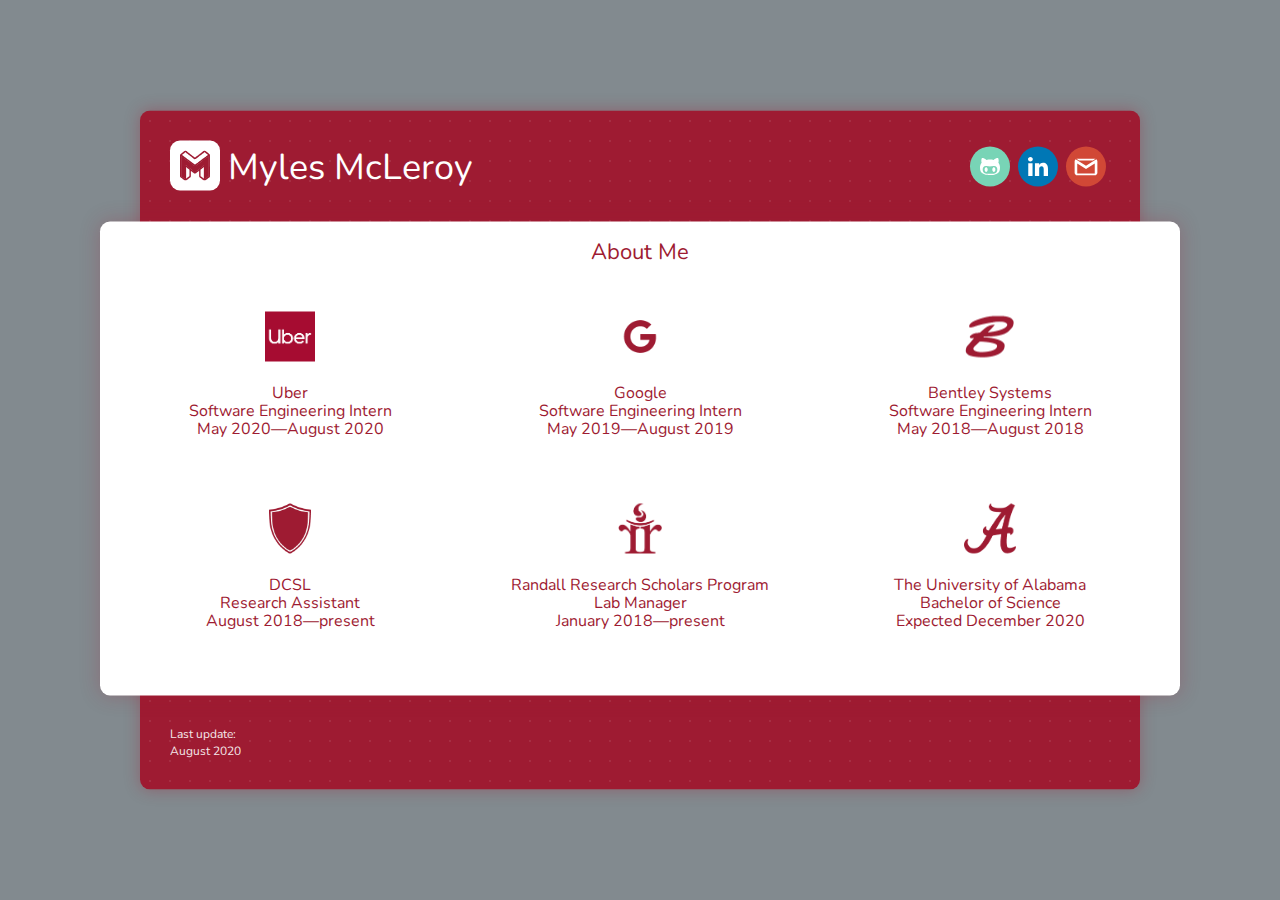
<file: index.html>
<!DOCTYPE html>
<html>
<head>
  <title>Myles McLeroy</title>
  <meta name="description" content="I am a junior at the University of Alabama studying computer science and mathematics." />
  <meta content="width=device-width, initial-scale=1" name="viewport" />
  <link rel="stylesheet" type="text/css" href="css/styles.css">

  <link rel="apple-touch-icon" href="img/apple-icon.png">
</head>
<body>
  <div class="container">
    <div class="slide-1">
      <div class="header">
        <div class="header-inner">
          <a class="name" href="/">
            <span class="logo">
              <svg id="logo" preserveAspectRatio="xMidYMid meet" viewBox="0 0 10254.417 10258.555" height="1025.8555" width="1025.4417" version="1.0">
                <path id="logo-outline" transform="translate(-2872.7915,-2832.0755)" d="m 4570,13116 c -33,-13 -115,-63 -170,-104 -14,-10 -43,-29 -65,-41 -22,-12 -58,-44 -80,-70 -22,-27 -58,-58 -80,-70 -42,-23 -76,-45 -155,-101 -28,-19 -80,-53 -117,-75 -37,-22 -96,-69 -133,-105 -58,-58 -122,-103 -290,-205 -27,-16 -65,-49 -84,-72 -20,-22 -75,-67 -123,-99 -49,-31 -99,-65 -113,-75 -14,-11 -41,-28 -61,-39 -53,-28 -115,-103 -139,-167 -11,-31 -29,-67 -40,-80 -47,-60 -45,86 -45,-3778 0,-3864 -2,-3718 45,-3778 11,-13 29,-50 41,-82 22,-60 94,-142 154,-177 84,-49 136,-88 186,-138 53,-53 75,-70 169,-125 25,-15 61,-46 80,-69 19,-23 79,-71 134,-107 54,-35 117,-85 140,-111 22,-25 59,-56 81,-68 22,-12 49,-30 60,-40 11,-10 34,-25 51,-34 18,-8 52,-39 77,-67 25,-29 65,-64 90,-78 24,-14 59,-35 78,-46 19,-11 64,-49 100,-85 68,-67 159,-129 218,-149 44,-14 258,-14 302,0 59,20 149,82 218,149 36,36 81,74 100,85 19,11 54,32 78,46 23,14 64,49 91,78 26,29 63,62 83,74 88,53 154,102 183,135 40,45 35,42 142,112 50,33 109,80 131,104 36,41 78,71 168,124 17,9 54,42 84,72 50,50 102,89 186,138 17,9 60,46 96,82 36,36 97,83 135,105 38,22 98,69 134,105 60,58 89,80 195,143 16,10 57,46 90,80 33,34 92,80 130,102 38,22 98,69 135,105 36,36 96,83 134,105 38,22 99,69 135,105 36,36 80,73 96,82 89,52 138,88 187,138 52,54 106,92 147,105 31,9 125,-48 196,-120 60,-59 81,-75 181,-135 28,-16 65,-48 83,-70 18,-23 74,-67 124,-100 51,-32 104,-68 118,-79 14,-11 41,-27 60,-37 19,-9 51,-37 73,-63 34,-41 80,-76 171,-129 17,-9 60,-46 96,-82 37,-36 97,-83 135,-105 38,-22 99,-69 135,-105 37,-36 106,-90 154,-120 48,-30 103,-74 123,-98 19,-24 56,-55 81,-69 25,-15 58,-36 73,-47 14,-12 57,-39 94,-61 37,-22 97,-69 133,-105 36,-36 80,-73 96,-82 100,-59 144,-91 172,-126 29,-35 92,-83 203,-150 19,-12 57,-46 83,-77 27,-30 53,-55 59,-55 6,0 27,-12 46,-27 20,-16 52,-37 73,-48 20,-11 53,-40 74,-65 20,-25 56,-56 79,-70 23,-14 53,-33 66,-43 70,-50 139,-91 174,-103 47,-17 258,-19 307,-3 59,20 150,82 218,149 36,36 81,74 100,85 19,11 54,32 78,46 25,14 65,49 90,78 25,28 59,59 77,68 17,9 44,26 59,39 15,13 43,30 61,39 17,8 49,35 69,59 20,25 81,74 135,110 54,36 118,86 141,111 39,42 80,72 166,123 17,9 54,42 84,72 50,50 102,89 186,138 57,33 133,120 154,178 12,30 30,67 41,82 10,15 25,47 32,72 16,60 25,7103 9,7305 -10,123 -13,135 -55,220 -48,99 -109,175 -165,205 -20,11 -47,28 -61,39 -14,10 -65,44 -113,76 -49,32 -104,77 -124,100 -19,23 -54,53 -77,65 -22,13 -53,33 -68,44 -15,12 -57,39 -95,61 -37,22 -97,69 -133,105 -37,36 -96,83 -133,105 -37,22 -89,56 -117,75 -79,56 -113,78 -155,101 -22,12 -58,43 -80,70 -22,26 -58,58 -80,70 -22,12 -51,31 -65,41 -63,47 -148,97 -185,108 -25,7 -87,10 -165,8 -137,-4 -149,-7 -255,-78 -33,-22 -73,-48 -90,-58 -16,-9 -57,-44 -90,-77 -33,-33 -79,-71 -101,-85 -48,-29 -126,-80 -169,-110 -16,-12 -61,-40 -100,-64 -38,-24 -99,-72 -135,-106 -58,-56 -166,-132 -301,-212 -24,-15 -60,-46 -79,-71 -19,-24 -55,-56 -80,-71 -25,-15 -72,-45 -105,-67 -33,-22 -73,-47 -90,-57 -57,-33 -133,-120 -154,-178 -12,-30 -30,-67 -41,-82 -43,-59 -43,-74 -47,-1083 l -4,-967 -60,36 c -32,19 -74,54 -93,77 -19,22 -74,66 -122,96 -48,30 -117,83 -153,119 -37,36 -105,89 -152,118 -47,29 -102,72 -123,97 -20,25 -54,54 -74,65 -20,11 -48,28 -62,39 -14,10 -65,44 -113,76 -49,32 -104,77 -124,100 -19,23 -54,53 -77,66 -22,12 -54,32 -71,44 -16,12 -51,27 -77,34 -58,14 -208,14 -268,0 -62,-14 -151,-72 -230,-149 -36,-36 -105,-89 -153,-119 -48,-29 -102,-72 -121,-95 -18,-22 -73,-66 -121,-96 -48,-30 -117,-84 -154,-120 -36,-36 -97,-83 -135,-105 -38,-22 -99,-69 -135,-105 -58,-56 -174,-140 -194,-140 -4,0 -7,390 -7,868 0,496 -4,916 -10,982 -9,103 -15,124 -51,200 -45,95 -114,181 -168,210 -20,11 -47,28 -61,39 -14,10 -65,44 -113,76 -49,32 -104,77 -124,100 -19,23 -52,52 -72,63 -108,61 -244,156 -301,212 -36,34 -96,82 -135,106 -38,24 -83,52 -100,64 -43,30 -121,81 -169,110 -22,14 -68,52 -101,85 -33,33 -73,68 -90,77 -16,10 -57,36 -90,58 -109,72 -117,74 -265,77 -94,2 -146,-2 -170,-11 z m -59,-5134 c 16,-52 25,-63 99,-116 77,-56 152,-75 243,-62 58,9 164,77 247,158 36,34 96,81 134,103 38,22 98,69 135,105 67,65 98,88 181,134 25,13 62,45 82,69 21,25 77,71 125,102 49,32 113,81 143,111 55,54 124,106 191,143 20,11 55,42 79,68 37,43 83,77 175,131 17,9 57,44 90,77 33,33 94,80 135,105 41,25 104,74 141,110 36,36 105,89 153,119 48,30 104,74 123,97 19,24 58,57 86,74 98,58 120,75 187,140 36,36 97,83 135,105 38,22 98,69 135,105 36,36 97,83 135,105 38,22 96,68 129,101 66,67 140,114 179,114 40,0 118,-49 182,-114 33,-34 74,-69 90,-78 97,-57 140,-89 181,-136 25,-29 63,-62 83,-73 20,-11 63,-38 96,-60 33,-22 74,-47 90,-57 17,-9 60,-46 96,-82 37,-36 97,-83 135,-105 38,-22 99,-69 135,-105 37,-36 97,-83 135,-105 38,-22 95,-66 126,-98 50,-52 100,-89 193,-144 17,-10 60,-47 96,-83 36,-36 92,-81 125,-101 32,-20 88,-54 123,-75 35,-21 94,-68 130,-104 66,-64 87,-80 186,-139 28,-17 67,-51 88,-76 21,-25 55,-54 76,-64 20,-11 43,-27 51,-36 8,-9 30,-25 49,-35 20,-10 66,-47 102,-82 64,-62 89,-80 179,-133 25,-14 60,-46 79,-71 19,-25 53,-55 75,-66 23,-11 52,-29 66,-40 74,-57 167,-108 207,-114 109,-16 178,8 302,106 58,46 55,-79 61,2329 l 5,2203 43,-51 c 24,-28 58,-59 75,-68 18,-9 43,-24 57,-35 50,-37 160,-108 169,-108 5,0 32,-26 61,-57 29,-32 71,-69 94,-83 146,-87 239,-153 296,-210 37,-36 97,-83 134,-105 37,-22 79,-49 94,-61 15,-11 46,-31 69,-44 l 43,-24 0,-3384 0,-3385 -58,59 c -34,35 -103,87 -172,129 -65,40 -143,98 -181,135 -37,36 -104,88 -149,115 -45,28 -94,59 -108,71 -15,12 -41,29 -59,38 -18,9 -47,35 -65,57 -18,23 -71,66 -118,97 -47,30 -116,76 -155,101 -38,25 -106,82 -150,127 -56,58 -96,89 -135,107 -84,37 -160,89 -218,151 -29,31 -58,56 -65,56 -6,0 -31,15 -54,33 -24,17 -73,50 -110,72 -37,22 -97,69 -134,105 -36,36 -96,83 -133,105 -37,22 -84,53 -104,68 -20,16 -50,36 -67,44 -16,9 -57,43 -90,77 -37,37 -105,88 -175,131 -69,42 -139,95 -176,131 -34,34 -75,69 -93,78 -18,10 -61,41 -96,71 -35,30 -89,66 -118,79 -33,14 -67,39 -86,64 -18,22 -69,64 -114,93 -208,134 -244,160 -275,199 -18,22 -50,49 -70,60 -20,11 -48,28 -62,39 -34,25 -139,93 -170,110 -14,7 -41,32 -60,56 -19,23 -48,51 -65,62 -16,11 -43,28 -59,39 -45,30 -120,77 -157,99 -19,11 -63,49 -99,83 -72,71 -264,202 -326,222 -24,9 -83,13 -154,13 -123,-1 -178,-14 -230,-55 -16,-13 -60,-41 -97,-63 -37,-22 -95,-67 -128,-101 -33,-34 -73,-68 -90,-77 -16,-8 -47,-28 -67,-44 -21,-15 -68,-46 -105,-68 -36,-22 -96,-69 -133,-105 -36,-36 -97,-83 -135,-105 -38,-22 -99,-70 -135,-107 -36,-38 -71,-68 -77,-68 -6,0 -27,-12 -46,-27 -20,-16 -78,-55 -129,-87 -51,-33 -109,-79 -128,-102 -19,-23 -51,-51 -71,-63 -116,-67 -242,-156 -299,-211 -36,-34 -106,-88 -156,-120 -50,-32 -106,-77 -124,-99 -18,-23 -49,-50 -69,-60 -20,-11 -53,-32 -73,-48 -20,-15 -67,-46 -104,-68 -36,-22 -96,-69 -133,-105 -36,-36 -81,-74 -100,-85 -19,-11 -55,-33 -81,-50 -26,-16 -62,-39 -81,-50 -19,-11 -64,-50 -100,-86 -36,-37 -83,-77 -105,-89 -21,-11 -66,-39 -99,-61 -33,-22 -73,-47 -89,-57 -16,-9 -69,-51 -118,-92 -49,-41 -110,-88 -135,-105 -26,-16 -76,-59 -113,-95 -39,-38 -120,-98 -195,-145 -70,-44 -149,-102 -174,-129 -25,-27 -86,-75 -136,-107 -49,-32 -101,-67 -115,-77 -14,-11 -38,-26 -55,-35 -16,-8 -55,-41 -86,-73 -30,-33 -86,-77 -125,-99 -38,-22 -95,-67 -126,-99 l -58,-59 0,3385 0,3385 48,27 c 91,53 116,72 182,136 37,36 93,81 125,100 32,19 107,68 167,108 60,39 114,72 119,72 5,0 39,32 76,70 37,39 70,70 75,70 8,0 120,72 168,108 14,11 39,26 57,35 17,9 51,40 75,68 l 43,51 5,-2203 c 5,-1984 7,-2209 21,-2257 z m 511,4403 c 22,-25 57,-55 77,-65 20,-11 47,-28 61,-39 14,-10 65,-44 113,-76 49,-32 104,-77 124,-100 19,-23 54,-53 77,-65 22,-13 53,-33 68,-44 14,-12 57,-39 94,-61 37,-22 97,-69 134,-105 36,-36 96,-83 133,-105 36,-22 89,-57 117,-77 28,-20 59,-40 70,-43 20,-6 20,-19 20,-1104 l 0,-1097 -39,-22 c -21,-12 -55,-41 -76,-64 -34,-39 -99,-88 -180,-135 -16,-10 -54,-43 -84,-73 -48,-50 -97,-86 -186,-138 -16,-9 -60,-46 -96,-82 -36,-36 -97,-83 -135,-105 -38,-22 -96,-67 -129,-101 -33,-33 -82,-74 -109,-90 -26,-16 -61,-37 -77,-47 l -29,-19 0,1951 c 0,1073 3,1951 6,1951 4,0 24,-20 46,-45 z m 6008,-1906 0,-1951 -29,19 c -16,10 -51,31 -77,47 -27,16 -76,57 -109,90 -33,34 -91,79 -128,101 -37,22 -80,49 -95,61 -15,12 -42,29 -60,38 -19,10 -55,40 -80,68 -26,27 -91,79 -144,114 -53,36 -113,84 -133,107 -32,37 -71,66 -169,125 -16,9 -49,34 -73,56 l -43,39 0,1101 0,1101 48,28 c 95,56 118,73 177,133 33,34 76,70 95,79 19,10 46,27 60,37 14,11 57,39 95,63 39,24 81,52 95,63 14,10 45,30 70,44 25,14 59,44 77,66 17,21 71,65 120,97 48,32 99,66 113,76 14,11 41,28 62,39 20,11 53,40 75,64 21,25 41,45 46,46 4,0 7,-878 7,-1951 z M 8047,7617 c 28,-18 73,-45 99,-62 27,-16 73,-55 104,-86 52,-53 109,-93 259,-185 36,-21 90,-65 121,-97 31,-32 72,-68 92,-80 20,-12 49,-31 64,-41 16,-11 66,-44 112,-74 46,-30 100,-74 120,-98 20,-24 50,-50 67,-58 17,-8 48,-28 68,-43 20,-15 66,-46 104,-68 37,-22 97,-69 133,-105 36,-36 81,-74 99,-85 19,-11 55,-33 81,-50 26,-16 68,-43 95,-60 26,-16 78,-59 114,-95 37,-36 97,-83 134,-105 38,-22 80,-49 95,-61 15,-11 45,-31 67,-43 22,-12 55,-42 73,-66 19,-24 57,-58 85,-75 29,-17 71,-43 94,-58 23,-15 63,-40 90,-57 26,-16 72,-55 103,-86 51,-53 126,-105 265,-189 33,-19 84,-61 115,-93 31,-32 72,-68 92,-80 20,-12 55,-35 79,-51 24,-16 75,-49 112,-73 37,-25 84,-64 103,-88 20,-23 55,-53 78,-65 22,-13 53,-33 68,-44 15,-12 57,-39 95,-61 37,-22 97,-69 133,-105 36,-36 81,-74 99,-85 19,-11 55,-33 81,-50 26,-16 68,-43 95,-60 26,-16 75,-57 109,-90 34,-33 75,-68 91,-78 17,-9 57,-35 90,-57 33,-22 74,-48 90,-58 17,-9 54,-41 83,-70 62,-62 63,-60 -40,-128 -38,-25 -83,-64 -101,-86 -28,-35 -72,-67 -172,-126 -16,-9 -60,-46 -96,-82 -36,-36 -97,-83 -135,-105 -38,-22 -98,-69 -135,-105 -36,-36 -99,-85 -140,-110 -41,-25 -101,-72 -135,-105 -65,-65 -140,-115 -172,-115 -32,0 -130,65 -190,127 -32,32 -88,76 -126,98 -38,22 -99,69 -135,105 -58,56 -159,128 -292,207 -21,12 -57,43 -80,68 -23,25 -86,75 -140,111 -54,36 -114,84 -134,107 -32,38 -77,71 -170,125 -16,9 -57,45 -90,78 -33,34 -78,71 -100,83 -40,22 -88,54 -135,89 -14,10 -46,31 -72,46 -25,15 -63,47 -82,71 -20,24 -53,54 -75,67 -113,68 -140,88 -201,148 -36,36 -96,83 -134,105 -38,22 -99,69 -135,105 -37,36 -100,85 -141,110 -41,25 -97,69 -125,99 -27,29 -66,62 -85,72 -19,11 -46,27 -60,38 -14,10 -65,44 -113,76 -49,32 -103,76 -120,98 -18,21 -55,53 -84,69 -28,16 -57,36 -63,43 -33,40 -256,61 -355,34 -60,-16 -151,-76 -225,-149 -36,-36 -97,-83 -135,-105 -38,-22 -99,-69 -135,-105 -36,-36 -105,-89 -153,-119 -48,-29 -102,-72 -121,-95 -18,-22 -73,-66 -121,-96 -48,-30 -117,-84 -154,-120 -36,-36 -97,-83 -135,-105 -38,-22 -98,-69 -135,-105 -36,-36 -79,-73 -96,-82 -91,-53 -137,-88 -171,-129 -22,-26 -57,-56 -79,-68 -75,-40 -109,-66 -175,-129 -36,-35 -107,-90 -158,-123 -51,-34 -107,-79 -125,-101 -28,-35 -72,-67 -172,-126 -16,-9 -57,-44 -90,-77 -33,-33 -94,-80 -135,-105 -41,-25 -104,-74 -141,-110 -36,-36 -97,-83 -135,-105 -38,-22 -94,-66 -126,-98 -58,-60 -157,-127 -188,-127 -31,0 -133,69 -190,128 -30,31 -86,75 -124,97 -38,22 -99,69 -135,105 -37,36 -97,83 -135,105 -38,22 -99,69 -135,105 -36,36 -79,73 -96,82 -100,59 -144,90 -172,126 -18,22 -68,64 -112,93 -45,30 -81,57 -81,62 0,12 102,110 135,129 17,10 57,36 90,58 33,22 74,48 90,57 17,10 57,45 91,78 56,55 85,76 195,143 21,13 57,45 80,73 23,27 60,59 83,71 22,11 53,30 68,42 14,11 57,39 94,61 38,22 93,66 124,98 31,32 72,68 92,80 20,12 49,31 64,41 16,11 66,43 110,73 45,29 101,74 124,99 38,42 79,71 165,122 17,9 58,45 92,79 34,34 77,70 95,79 18,9 45,26 60,38 15,12 58,39 95,61 37,22 95,68 128,102 33,33 74,68 90,76 17,8 47,28 67,44 20,15 67,46 104,68 36,22 96,69 133,105 36,36 81,74 100,85 19,11 55,34 81,50 26,17 62,39 81,50 19,11 61,47 94,81 33,34 78,71 101,82 22,11 46,28 54,37 8,9 31,25 51,36 21,10 55,39 76,64 21,25 58,58 83,72 25,14 57,36 72,47 15,12 57,39 95,61 37,22 97,69 133,105 37,36 97,83 134,105 37,22 84,53 104,68 20,16 53,37 72,47 19,11 57,44 83,74 27,31 52,56 58,56 19,0 147,92 209,152 77,73 235,177 270,177 14,0 48,-14 77,-32 z" />
                <path id="logo-fill" transform="scale(10.000001,9.9999999)" d="m 43.208463,194.06528 c -8.77885,11.41668 -2.24575,27.58346 -4.257246,41.03639 -10e-7,213.88386 0,427.76771 0,641.65157 2.345812,10.96015 15.733791,12.36199 22.592089,20.20305 19.906468,16.35927 42.354534,29.21009 61.982944,45.87484 12.44773,7.63712 23.34948,17.59898 34.93357,25.97751 17.14265,-0.64423 10.30366,-21.75204 11.70647,-33.01231 1.13878,-138.11515 -0.019,-276.30958 3.14009,-414.32031 -1.76943,-11.57542 14.17171,-15.8383 23.26485,-14.288 20.10946,8.3676 34.48574,26.30599 52.7455,37.94298 27.80342,20.5834 53.7496,43.58066 81.73472,63.98464 30.83368,24.39932 62.40064,48.33988 93.15534,73.17511 26.62605,18.69528 50.21297,42.09258 78.10116,59.06846 17.2543,8.2693 28.76483,-10.48193 41.35341,-18.71604 16.25448,-11.96313 31.25875,-25.48394 48.26572,-36.51747 23.20143,-17.93681 46.77299,-35.47571 69.34825,-54.09619 22.76797,-18.20433 46.84918,-34.88933 69.97742,-52.98093 26.76917,-21.76214 54.37862,-42.53955 81.60726,-63.79681 10.75834,-8.14228 26.28294,-12.60636 37.22874,-1.82508 4.6188,7.21807 1.03327,18.1075 2.6358,26.50927 1.82163,139.63987 1.2348,279.46211 1.88186,419.19197 1.37072,13.16657 17.80378,11.03395 22.93553,1.46438 14.99235,-12.1223 31.78209,-21.85505 46.09376,-34.8279 20.3097,-13.25399 38.47444,-29.81772 59.14702,-42.29679 7.69522,-11.17861 1.70404,-26.89177 3.60346,-39.91185 0.0327,-213.47499 0.0678,-426.94997 0.10429,-640.42497 -1.97836,-14.58563 -18.69104,-9.43296 -25.27025,-1.161 -23.1303,18.31446 -47.92291,34.48632 -70.98203,52.80653 -16.74657,13.10256 -34.45211,25.0473 -50.65292,38.89267 -26.11249,16.5633 -49.32793,37.24157 -75.0532,54.44391 -30.05965,22.64713 -59.52845,45.02475 -89.59807,67.41598 -27.48442,19.45154 -53.88323,40.45129 -81.60477,59.59768 -17.48481,15.42217 -37.90537,27.08449 -55.64342,42.26178 -9.34829,8.4961 -21.47788,11.68406 -33.87575,9.64041 -19.65455,-2.42288 -32.45892,-20.42671 -48.67063,-30.03958 -22.71275,-15.83161 -43.89457,-33.70782 -65.80703,-50.45559 -23.61241,-16.22883 -45.63894,-34.44677 -68.77569,-51.05969 -24.90816,-19.39726 -50.435,-37.97343 -75.57977,-57.02595 -18.11652,-12.73554 -34.75776,-27.3842 -53.45868,-39.34751 -33.8574,-26.46921 -68.05982,-52.49312 -102.963329,-77.52912 -11.28732,-10.3592 -24.481665,-18.88035 -36.365916,-28.19287 -2.84963,-2.31111 -5.94195,0.2658 -8.980552,0.68683 z" />
              </svg>
            </span>
            <div class="logo-text">
              <span class="logo-name">Myles McLeroy</span>
            </div>
          </a>
          <div class="social">
            <ul class="social-links">
              <li>
                <a class="gh-logo" href="https://github.com/mylesmcleroy">
                  <span>
                    <svg id="gh-svg" version="1.1" x="0px" y="0px" width="512px" height="512px" viewBox="0 0 475.084 475.084" style="enable-background:new 0 0 475.084 475.084;" xml:space="preserve">
                      <path d="M436.244,146.752c5.14-15.422,7.713-31.409,7.713-47.967c0-22.08-4.859-42.828-14.564-62.242    c-20.362,0-38.349,3.715-53.961,11.136c-15.604,7.423-33.4,18.938-53.379,34.545c-25.122-6.09-51.777-9.135-79.941-9.135    c-30.837,0-60.245,3.333-88.223,9.994c-20.364-15.99-38.351-27.74-53.959-35.26c-15.608-7.52-33.689-11.279-54.247-11.279    c-9.707,19.414-14.56,40.163-14.56,62.242c0,16.751,2.568,32.93,7.708,48.535C12.942,177.587,0,215.272,0,260.383    c0,39.595,5.898,71.092,17.701,94.507c6.283,12.367,14.465,23.312,24.554,32.832c10.085,9.514,21.601,17.228,34.545,23.13    c12.946,5.896,25.981,10.801,39.116,14.699c13.134,3.9,27.646,6.758,43.54,8.559c15.893,1.816,29.93,3.004,42.111,3.579    c12.181,0.564,25.693,0.853,40.544,0.853c17.508,0,33.396-0.432,47.678-1.283c14.277-0.855,30.594-2.953,48.964-6.276    c18.367-3.333,34.547-7.857,48.54-13.565c13.99-5.708,27.412-13.895,40.259-24.551c12.847-10.663,22.884-23.318,30.121-37.976    c11.604-23.603,17.412-55.107,17.412-94.507C475.078,215.082,462.135,177.206,436.244,146.752z M401.995,354.455    c-6.092,12.471-13.802,22.265-23.127,29.41c-9.329,7.139-20.938,12.847-34.831,17.135c-13.9,4.281-27.217,7.087-39.971,8.415    c-12.758,1.334-26.933,1.998-42.545,1.998h-47.966c-15.607,0-29.79-0.664-42.541-1.998c-12.752-1.328-26.075-4.134-39.971-8.415    c-13.891-4.288-25.5-9.996-34.829-17.135c-9.329-7.146-17.037-16.939-23.128-29.41c-6.09-12.471-9.136-27.076-9.136-43.824    c0-22.847,6.567-42.264,19.702-58.245c13.134-15.99,30.929-23.982,53.387-23.982c8.188,0,26.746,1.997,55.677,5.995    c13.513,2.093,28.456,3.14,44.823,3.14c16.372,0,31.313-1.044,44.824-3.14c29.317-3.999,47.869-5.995,55.678-5.995    c22.457,0,40.252,7.996,53.386,23.982c13.135,15.988,19.698,35.398,19.698,58.245    C411.125,327.382,408.079,341.995,401.995,354.455z" fill="#FFFFFF"/>
                      <path d="M166.875,265.52c-5.806-6.475-12.703-9.712-20.699-9.712c-7.998,0-14.896,3.241-20.701,9.712    c-5.802,6.468-9.897,13.703-12.275,21.689c-2.383,8.002-3.571,15.804-3.571,23.422c0,7.61,1.191,15.413,3.571,23.414    c2.375,7.991,6.468,15.222,12.275,21.689c5.808,6.475,12.703,9.713,20.701,9.713c7.996,0,14.896-3.244,20.699-9.713    c5.804-6.468,9.897-13.698,12.275-21.689c2.38-8.001,3.571-15.804,3.571-23.414c0-7.611-1.188-15.42-3.571-23.422    C176.771,279.226,172.682,271.994,166.875,265.52z" fill="#FFFFFF"/>
                      <path d="M349.601,265.52c-5.804-6.475-12.703-9.712-20.697-9.712c-7.991,0-14.894,3.241-20.701,9.712    c-5.804,6.468-9.896,13.703-12.271,21.689c-2.385,8.002-3.576,15.804-3.576,23.422c0,7.61,1.191,15.413,3.576,23.414    c2.375,7.991,6.468,15.222,12.271,21.689c5.808,6.475,12.71,9.713,20.701,9.713c7.994,0,14.894-3.244,20.697-9.713    c5.801-6.468,9.896-13.698,12.278-21.689c2.379-8.001,3.569-15.804,3.569-23.414c0-7.611-1.19-15.42-3.569-23.422    C359.498,279.226,355.402,271.994,349.601,265.52z" fill="#FFFFFF"/>
                    </svg>
                  </span>
                </a>
              </li>
              <li>
                  <a class="l-logo" href="https://linkedin.com/in/mylesmcleroy">
                    <span>
                      <svg id="l-svg" version="1.1" id="Capa_1" xmlns="http://www.w3.org/2000/svg" xmlns:xlink="http://www.w3.org/1999/xlink" x="0px" y="0px"
                      width="430.117px" height="430.117px" viewBox="0 0 430.117 430.117" style="enable-background:new 0 0 430.117 430.117;"
                      xml:space="preserve">
                     <path id="LinkedIn" d="M430.117,261.543V420.56h-92.188V272.193c0-37.271-13.334-62.707-46.703-62.707
                       c-25.473,0-40.632,17.142-47.301,33.724c-2.432,5.928-3.058,14.179-3.058,22.477V420.56h-92.219c0,0,1.242-251.285,0-277.32h92.21
                       v39.309c-0.187,0.294-0.43,0.611-0.606,0.896h0.606v-0.896c12.251-18.869,34.13-45.824,83.102-45.824
                       C384.633,136.724,430.117,176.361,430.117,261.543z M52.183,9.558C20.635,9.558,0,30.251,0,57.463
                       c0,26.619,20.038,47.94,50.959,47.94h0.616c32.159,0,52.159-21.317,52.159-47.94C103.128,30.251,83.734,9.558,52.183,9.558z
                        M5.477,420.56h92.184v-277.32H5.477V420.56z" fill="#FFFFFF"/>
                    </svg>
            </li>
              <li>
                    <a class="gm-logo" href="mailto:mylesmcleroy@gmail.com">
                      <span>
                        <svg id="gm-svg" version="1.1" x="0px" y="0px" style="enable-background:new 0 0 32 32;" xml:space="preserve" width="512px" height="512px" xmlns="http://www.w3.org/2000/svg" viewBox="0 0 32 32">
                          <path d="M 6 7.03125 C 5.693 7.03125 5.403 7.0907812 5.125 7.1757812 L 8.0390625 9.03125 L 23.960938 9.03125 L 26.875 7.1757812 C 26.597 7.0907813 26.307 7.03125 26 7.03125 L 6 7.03125 z M 4.1132812 7.71875 C 3.4392812 8.26975 3 9.09625 3 10.03125 L 3 23.03125 C 3 24.68525 4.346 26.03125 6 26.03125 L 26 26.03125 C 27.654 26.03125 29 24.68525 29 23.03125 L 29 10.03125 C 29 9.09625 28.560719 8.26975 27.886719 7.71875 L 16 15.283203 L 4.1132812 7.71875 z M 6 12.445312 L 16 18.810547 L 26 12.445312 L 26 24.03125 L 6 24.03125 L 6 12.445312 z" fill="#FFFFFF"/>
                        </svg>
                      </span>
                    </a>
                  </li>
                </span>
              </a>
            </li>
            </ul>
          </div>
        </div>
      </div>
      <div class="projects">
        <div>
          <h4>About Me</h4>
          <div class="projects-inner">
            <div class="uber">
              <img height="50px" src="img/uber_logo.png" />
              <br>
              <br>
              <h5><a href="https://www.uber.com">Uber</a></h5>
              <h5><a>Software Engineering Intern</a></h5>
              <h5><a>May 2020—August 2020</a></h5>
              <br>
              <br>
            </div>
            <div class="goog">
              <img height="50px" src="img/goog.png" />
              <br>
              <br>
              <h5><a href="https://www.google.com">Google</a></h5>
              <h5><a>Software Engineering Intern</a></h5>
              <h5><a>May 2019—August 2019</a></h5>
              <br><br>
            </div>
            <div class="bentley">
              <img height="50px" src="img/bentley.png" />
              <br>
              <br>
              <h5><a href="https://www.bentley.com">Bentley Systems</a></h5>
              <h5><a>Software Engineering Intern</a></h5>
              <h5><a>May 2018—August 2018</a></h5>
              <br><br>
            </div>
            <div class="dcsl">
              <img height="50px" src="img/shield.png" />
              <br>
              <br>
              <h5><a href="https://www.dcsl.cs.ua.edu">DCSL</a></h5>
              <h5><a>Research Assistant</a></h5>
              <h5><a>August 2018—present</a></h5>
              <br><br>
            </div>
            <div class="mvcode">
              <img height="50px" src="img/rryes.png" />
              <br>
              <br>
              <h5><a href="https://www.honors.ua.edu/programs/randall-research-scholars-program/">Randall Research Scholars Program</a></h5>
              <h5><a>Lab Manager</a></h5>
              <h5><a>January 2018—present</a></h5>
              <br><br>
            </div>
            <div class="neu">
              <img height="50px" src="img/rolltide.png" />
              <br>
              <br>
              <h5><a href="https://www.ua.edu">The University of Alabama</a></h5>
              <h5><a>Bachelor of Science</a></h5>
              <h5><a>Expected December 2020</a></h5>
              <br><br>
            </div>
          </div>
        </div>
      </div>
      <div class="footer">
        <div class="footer-text">
          <span class="footer-update">Last update:</span>
          <span class="footer-date">August 2020</span>
        </div>
      </div>
    </div>
  </div>
</body>
</html>
</file>
<file: css/styles.css>
@import url('https://fonts.googleapis.com/css?family=Nunito');

/* http://meyerweb.com/eric/tools/css/reset/ */
html, body, div, span, applet, object, iframe, h1, h2, h3, h4, h5, h6, p,
blockquote, pre, a, abbr, acronym, address, big, cite, code, del, dfn, em, img,
ins, kbd, q, s, samp, small, strike, strong, sub, sup, tt, var, b, u, i,
center, dl, dt, dd, ol, ul, li, fieldset, form, label, legend, table, caption,
tbody, tfoot, thead, tr, th, td, article, aside, canvas, details, embed, figure,
figcaption, footer, header, hgroup, menu, nav, output, ruby, section, summary,
time, mark, audio, video {
  margin: 0;
  padding: 0;
  border: 0;
  font-size: 100%;
  font: inherit;
  vertical-align: baseline;
}

/**/

body {
  background: #828A8F;
  /*background: #EEF2F5;*/

  font-family: 'Nunito', sans-serif;

  height: fit-content;
}

.container {
  margin: 0;
  position: absolute;
  top: 50%;
  left: 50%;
  margin-right: -50%;
  transform: translate(-50%, -50%)
}

.slide-1 {
  margin: 0 auto;
  border-radius: 10px;

  background: #9E1B32;

  min-height: 400px;
  max-width: 1000px;

  background-image: url(../img/dot.svg);

  display: flex;
  align-items: center;
  flex-direction: column;

  box-shadow: 0px 0px 15px 0 rgba(158,27,50,.35);
}

.header {
  width: 100%;
  height: fit-content;
}

.header-inner {
  padding: 30px;
  display: flex;
  justify-content: space-between;
  align-items: center;
}

.name {
  display: flex;

  width: fit-content;

  color: #fff;
  text-decoration: none;
}

.logo {
  width: 50px;
  height: 50px;
  background-size: 50px;
  background-color: #fff;
  border-radius: 10px;

  display: flex;
  align-items: center;
}

.logo-text {
  margin: 2px 0px 0px 8px;
}

.logo-name {
  display: block;
  /*line-height: 25px;*/
}

.logo-name {
  font-size: 36px;
}

#logo {
  width: 30px;
  height: 30px;

  fill: #9E1B32;

  display: block;
  margin: 0 auto;
}

.social {
  width: auto;
}

.social-links {
  list-style-type: none;
  display: flex;
}

.social-links > li {
  padding: 4px;
}

.social-links span {
  width: 40px;
  height: 40px;
  background-size: 40px;
  border-radius: 20px;

  display: flex;
  align-items: center;

  margin: auto;
}

.gh-logo span {
  background-color: #78D4B6;
}

.b-logo span {  
  background-color: #0077B5;
}

.l-logo span {
  background-color: #0077B5;
}

.gm-logo span {
  background-color: #D14836;
}

.tw-logo span {
  background-color: #63ADE8;
}

.insta-logo span {
  background-color: #E4405F;
}

.resume-logo span {
  background-color: #888888;
}

.fb-logo span {
  background-color: #4675DF;
}

.scholar-logo span {
  background-color: #4285F4;
}

#gh-svg, #tw-svg, #l-svg, #insta-svg, #fb-svg {
  width: 20px;
  height: 20px;

  margin: 0 auto;
}

#scholar-svg {
  width: 24px;
  height: 24px;

  margin: 0 auto;
}

#gm-svg, #resume-svg {
  width: 28px;
  height: 28px;

  margin: 0 auto;
}

.projects {
  width: 1080px;
  border-radius: 10px;

  padding: 0;
  margin: 0;

  color: #9E1B32;
  background: #FFFFFF;

  text-align: center;

  box-shadow: 0px 0px 20px 0 rgba(158,27,50,.25);

  position: relative;
}

.projects-inner {
  display: flex;
  -webkit-flex-flow: row wrap;
  justify-content: space-around;
  height: fit-content;
  padding: 15px;
}

.projects-inner div {
  width: 280px;
  height: fit-content;
  padding: 15px;
  vertical-align: middle;
  line-height: 18px;
}

.projects div h4 {
  font-size: 22px;

  padding: 15px;
}

.projects div h5 {
  font-size: 16px;
}

.projects-inner p {
  color: #70808D;
  font-size: 15px;
}

.projects-inner a {
  text-decoration: none;
  color: #9E1B32;
}

.footer {
  width: 100%;
}

.footer-text {
  padding: 30px;

  color: #FFF;
  font-size: 12px;
  opacity: .9;
  line-height:17px;
}

.footer span {
  display: block;
}

@media (max-width: 1100px) {
  .projects {
    width: 90%;
  }
}

@media (max-width: 767px) {
  .container {
    margin: 0px;

    position: initial;
    top: 0;
    left: 0;
    transform: initial;
  }

  .slide-1 {
    border-radius: 0px;
  }
}

@media (max-width: 500px) {
  .header-inner {
    padding: 20px;
  }

  .logo {
    width: 40px;
    height: 40px;
    background-size: 40px;
    border-radius: 8px;
  }

  .logo-name, .logo-description {
    line-height: 20px;
  }

  .logo-name {
    font-size: 18px;
  }

  .logo-description {
    font-size: 12px;
  }

  #logo {
    width: 24px;
    height: 24px;
  }

  .social-links > li {
    padding: 2px;
  }

  .social-links span {
    width: 30px;
    height: 30px;
    background-size: 30px;
    border-radius: 15px;
  }

  .footer-text {
    padding: 20px;

    color: #FFF;
    font-size: 12px;
    opacity: .5;
    line-height:14px;
  }
}
</file>
